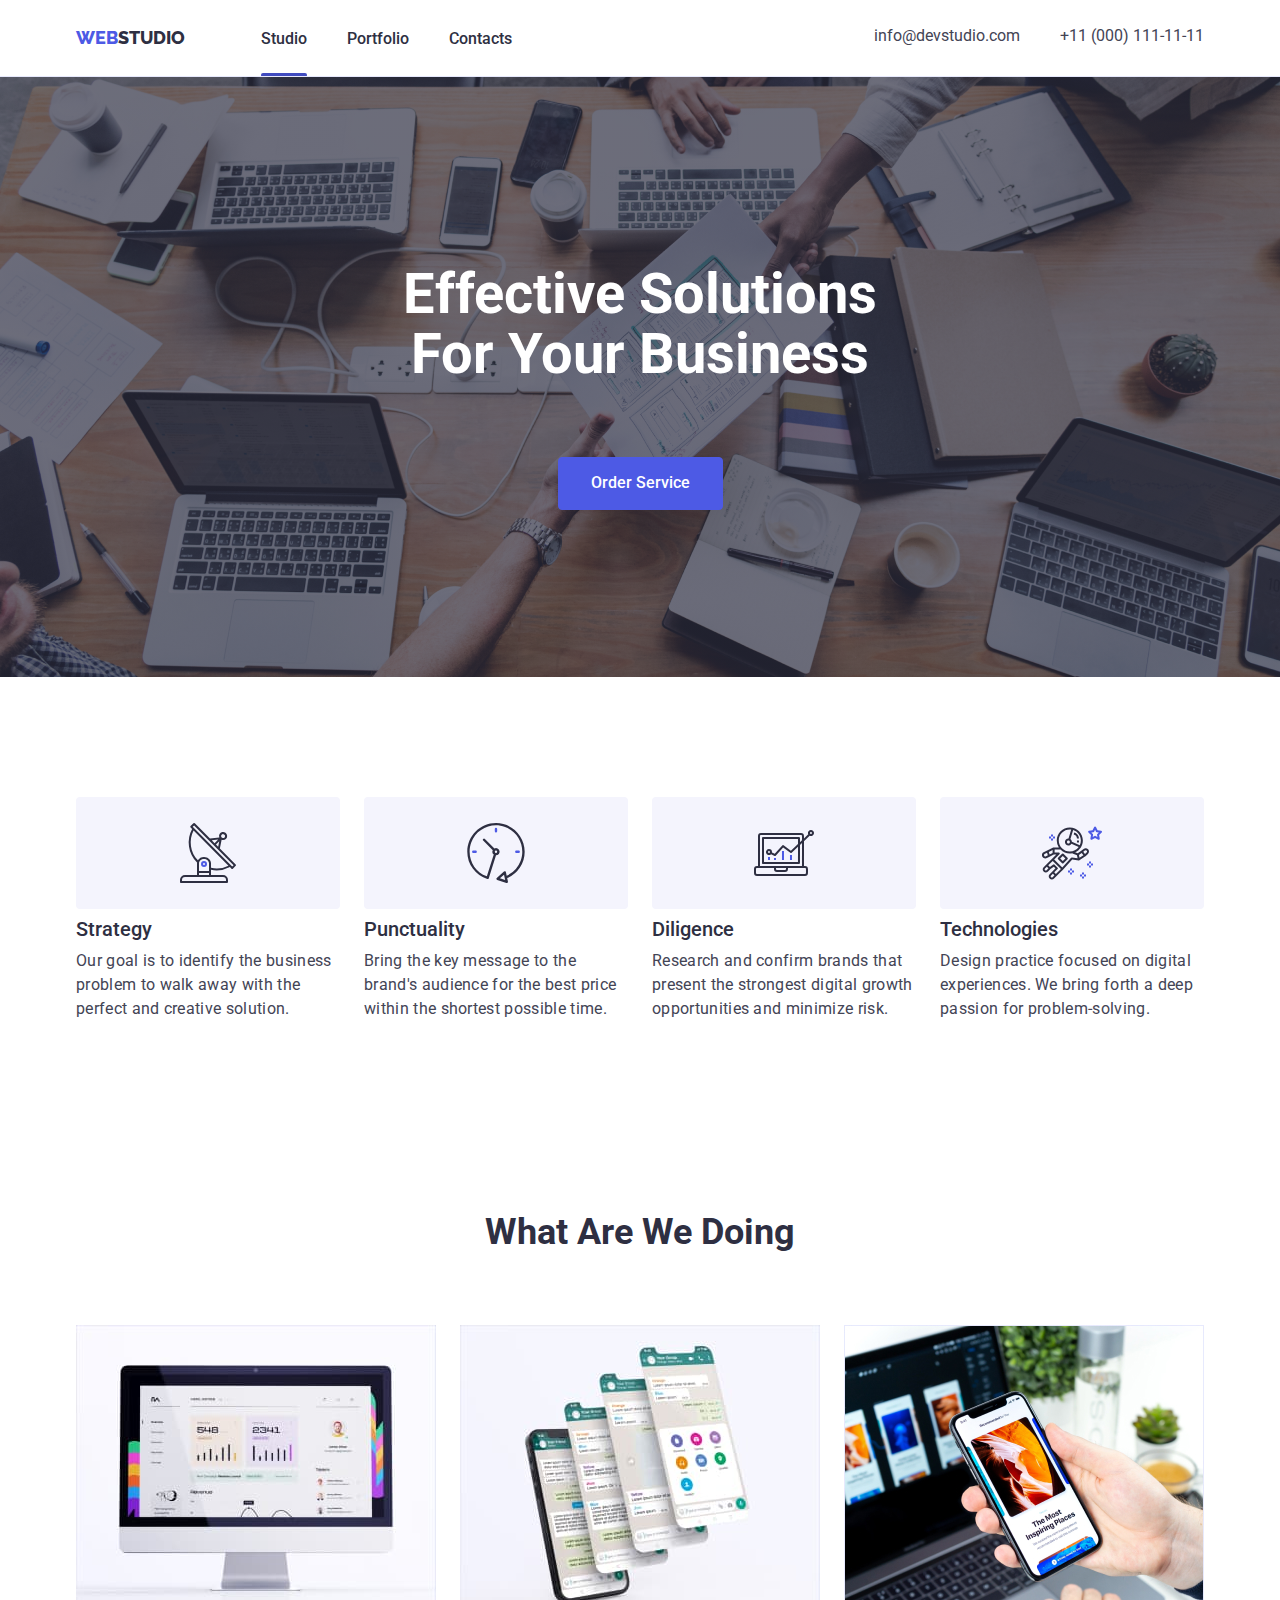
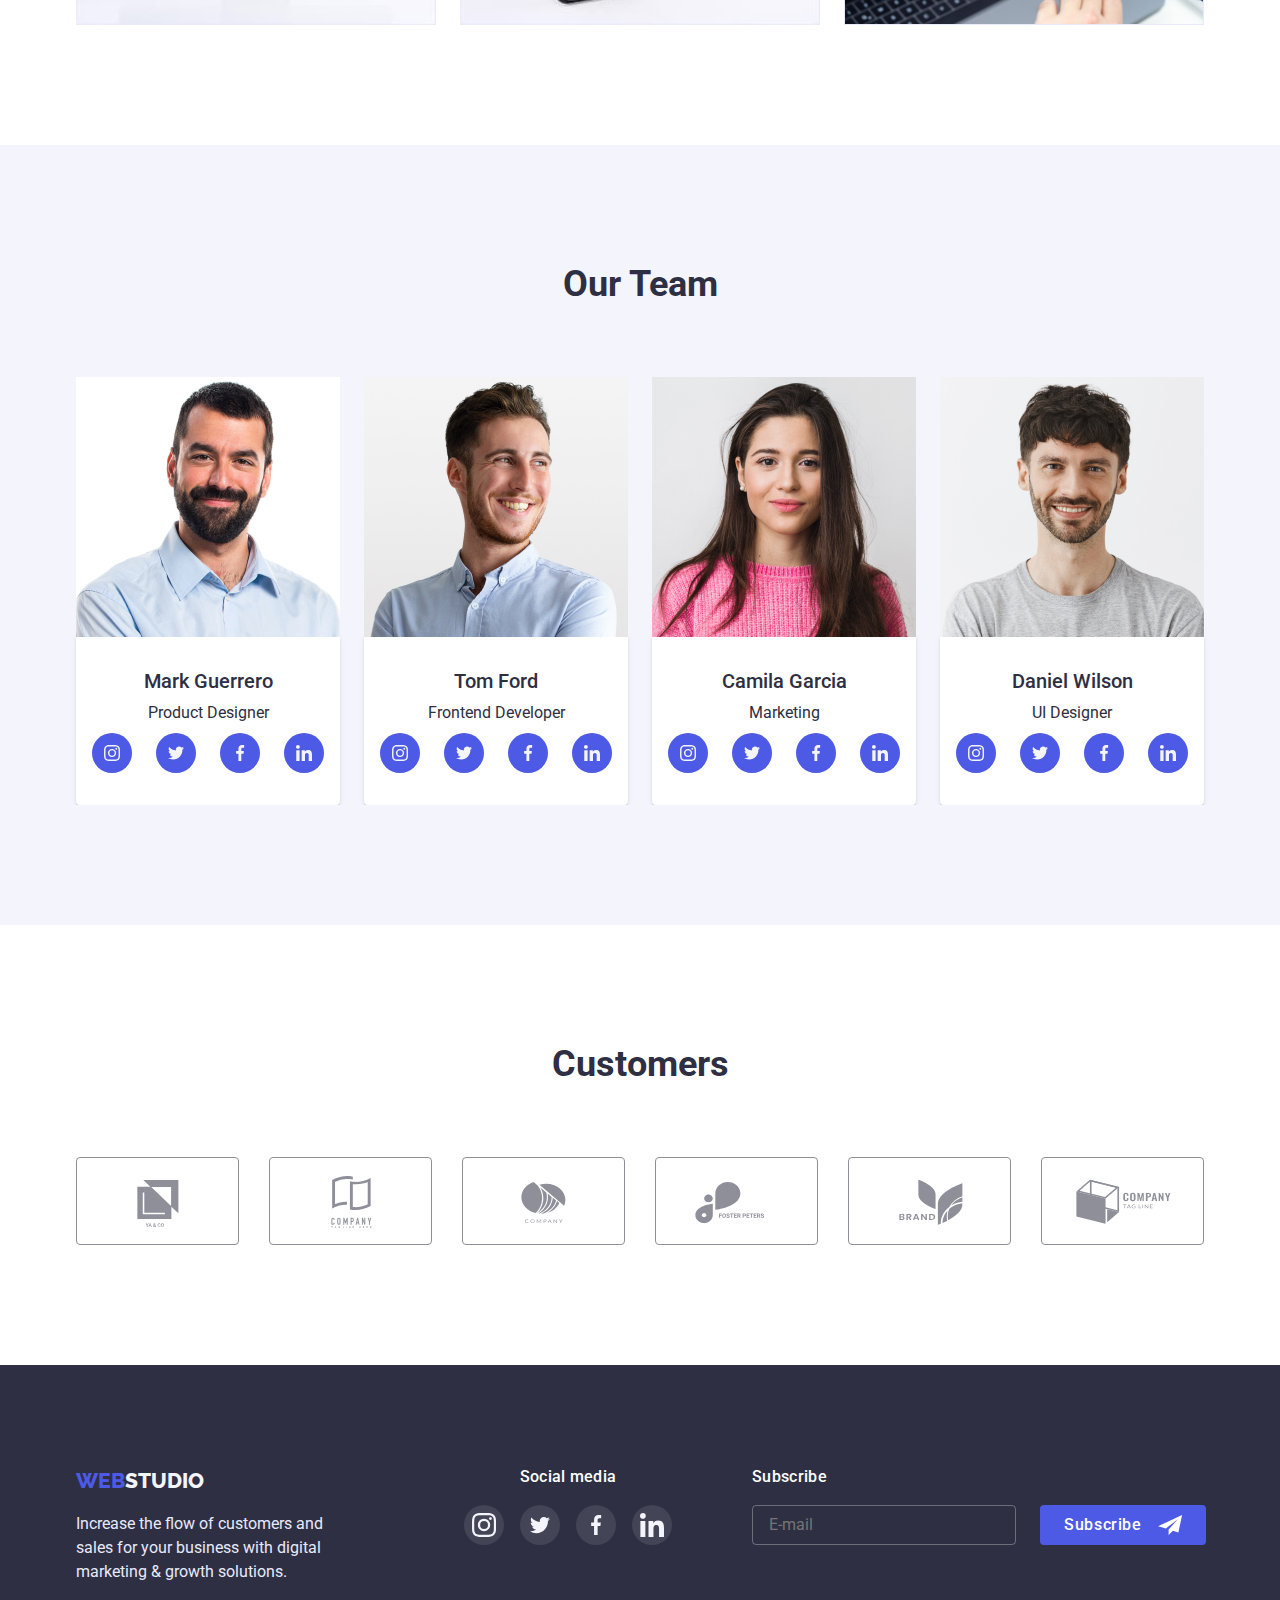
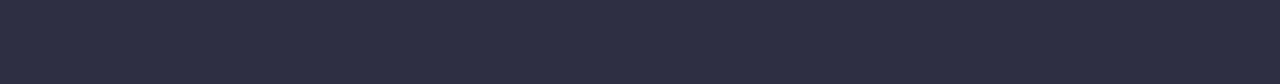
<file: index.html>
<!DOCTYPE html>
<html lang="en">

<head>
  <meta charset="UTF-8" />
  <meta http-equiv="X-UA-Compatible" content="IE=edge" />
  <meta name="viewport" content="width=device-width, initial-scale=1.0" />
  <title>WebStudio</title>
  <link rel="preconnect" href="https://fonts.googleapis.com" />
  <link rel="preconnect" href="https://fonts.gstatic.com" crossorigin />
  <link href="https://fonts.googleapis.com/css2?family=Raleway:wght@800&family=Roboto:wght@400;500;700;900&display=swap"
    rel="stylesheet" />
  <link rel="stylesheet"
    href="https://cdnjs.cloudflare.com/ajax/libs/modern-normalize/1.1.0/modern-normalize.min.css" />
    <link rel="stylesheet" href="./css/styles.css" />
    <link rel="stylesheet" href="./css/media.css" />
</head>

<body>
  <header class="page-header">
    <div class="container header-container">
      <a href="./index.html" class="logo list">
        <span class="accent-color">Web</span>Studio</a></a>
      <nav class="main-nav">
        <ul class="nav-menu list">
          <li class="menu-item">
            <a href="./index.html" class="link underline">Studio</a>
          </li>
          <li class="menu-item">
            <a href="./portfolio.html" class="link">Portfolio</a>
          </li>
          <li class="menu-item"><a href="#" class="link">Contacts</a></li>
        </ul>
      </nav>
      <button type="button" class="menu-button js-open-menu" aria-expanded="false">
        <svg width="32" height="22">
          <use href="./images/icons.svg#icon-menu"></use>
        </svg>
      </button>
      <div class="menu-container js-menu-container">
        <div class="container mobile-container">
          <button type="button" class="mobile-menu-close btn-close js-close-menu">
            <svg width="8" height="8">
              <use href="./images/icons.svg#icon-close-black"></use>
            </svg>
          </button>
          <ul class="menu-navigation list">
            <li class="menu-navigation-item"><a href="./index.html" class="menu-link">Studio</a></li>
            <li class="menu-navigation-item"><a href="./portfolio.html" class="menu-link">Portfolio</a></li>
            <li class="menu-navigation-item"><a href="#" class="menu-link">Contacts</a></li>
          </ul>
          <div class="contacts-mobile">
             <a href="tel:+110001111111" class="menu-contacts-tel">+11 (000) 111-11-11</a>
             <a href="mailto:info@devstudio.com" class="menu-contacts-email">info@devstudio.com</a>
          </div>
           
            <ul class="mobile-social-sprites list">
              <li class="card-sprites-item">
                <a href="https://www.instagram.com" class="sprite-link">
                  <svg class="sprite-icon" width="24" height="24">
                    <use href="./images/icons.svg#icon-instagram"></use>
                  </svg>
                </a>
              </li>
              <li class="card-sprites-item">
                <a href="https://twitter.com" class="sprite-link">
                  <svg class="sprite-icon" width="24" height="20">
                    <use href="./images/icons.svg#icon-twitter"></use>
                  </svg>
                </a>
              </li>
              <li class="card-sprites-item">
                <a href="https://www.facebook.com" class="sprite-link">
                  <svg class="sprite-icon" width="16" height="16">
                    <use href="./images/icons.svg#icon-facebook"></use>
                  </svg>
                </a>
              </li>
              <li class="card-sprites-item">
                <a href="https://www.linkedin.com" class="sprite-link">
                  <svg class="sprite-icon" width="24" height="24">
                    <use href="./images/icons.svg#icon-linkedin"></use>
                  </svg>
                </a>
              </li>
            </ul>
        </div>
      </div>
      <ul class="contacts-info list">
        <li class="contacts-item">
          <a href="mailto:info@devstudio.com" class="contacts">info@devstudio.com</a>
        </li>
        <li class="contacts-item">
          <a href="tel:+110001111111" class="contacts">+11 (000) 111-11-11</a>
        </li>
      </ul>
    </div>
  </header>
  <main>
    <section class="banner">
      <div class="container">
        <h1 class="title-page list">Effective Solutions for Your Business</h1>
        <button class="btn" type="button" data-modal-open>
          Order Service
        </button>
        <div class="backdrop is-hidden" data-modal>
          <div class="modal">
            <button data-modal-close type="button" class="btn-close">
              <svg width="8" height="8">
                <use href="./images/icons.svg#icon-close-black"></use>
              </svg>
            </button>
            <p class="modal-title list">
              Leave your contacts and we will call you back
            </p>
            <form class="form">
              <div class="form-content">
                <label class="form-label">
                  <span class="form-name">Name</span>
                  <span class="form-svg">
                    <input type="text" required class="modal-input" name="user-name" />
                    <svg class="icon" width="18" height="18">
                      <use href="./images/icons.svg#icon-person-black"></use>
                    </svg>
                  </span>
                </label>
              </div>
              <div class="form-content">
                <label class="form-label">
                  <span class="form-name">Phone</span>
                  <span class="form-svg">
                    <input type="tel" required class="modal-input" name="phone" />
                    <svg class="icon" width="18" height="24">
                      <use href="./images/icons.svg#icon-phone-black"></use>
                    </svg>
                  </span>
                </label>
              </div>
              <div class="form-content">
                <label class="form-label">
                  <span class="form-name">Email</span>
                  <span class="form-svg">
                    <input type="email" required class="modal-input" name="email" />
                    <svg class="icon" width="18" height="18">
                      <use href="./images/icons.svg#icon-email-black"></use>
                    </svg>
                  </span>
                </label>
              </div>
              <div class="form-content">
                <label class="form-label">
                  <span class="form-name">Comment</span>
                  <textarea name="text" class="form-textarea" placeholder="Text input"></textarea>
                </label>
              </div>
              <div class="form-content">
                <input class="check-input" id="user-policy" type="checkbox" required name="privacy-policy" />
                <label for="user-policy" class="modal-form-desc">
                  I accept the terms and conditions of the <a href="#" class="policy-link">Privacy Policy</a>
                </label>
              </div>
              <button type="submit" class="form-btn">Send</button>
            </form>
          </div>
        </div>
      </div>
    </section>
    <section class="features">
      <div class="container">
        <h2 class="visually-hidden">Features</h2>
        <ul class="features-list list">
          <li class="features-item">
            <div class="sprite-item list">
              <svg class="sprite-icon" width="60" height="64">
                <use href="./images/icons.svg#icon-antenna"></use>
              </svg>
            </div>
            <h3 class="features-title">Strategy</h3>
            <p class="features-description">
              Our goal is to identify the business problem to walk away with
              the perfect and creative solution.
            </p>
          </li>
          <li class="features-item punctyality">
            <div class="sprite-item list">
              <svg class="sprite-icon" width="60" height="64">
                <use href="./images/icons.svg#icon-clock"></use>
              </svg>
            </div>
            <h3 class="features-title">Punctuality</h3>
            <p class="features-description">
              Bring the key message to the brand's audience for the best price
              within the shortest possible time.
            </p>
          </li>
          <li class="features-item diligence">
            <div class="sprite-item list">
              <svg class="sprite-icon" width="60" height="64">
                <use href="./images/icons.svg#icon-diagram"></use>
              </svg>
            </div>
            <h3 class="features-title">Diligence</h3>
            <p class="features-description">
              Research and confirm brands that present the strongest digital
              growth opportunities and minimize risk.
            </p>
          </li>
          <li class="features-item technologies">
            <div class="sprite-item list">
              <svg class="sprite-icon" width="60" height="64">
                <use href="./images/icons.svg#icon-astronaut"></use>
              </svg>
            </div>
            <h3 class="features-title">Technologies</h3>
            <p class="features-description">
              Design practice focused on digital experiences. We bring forth a
              deep passion for problem-solving.
            </p>
          </li>
        </ul>
      </div>
    </section>
    <section class="section works">
      <div class="container">
        <h2 class="title-works">What are we doing</h2>
        <ul class="works-list list">
          <li class="list-item">
            <picture>
              <source srcset="./images/desktop-interface.jpg 1x,  ./images/desktop-interface@2x.jpg 2x">
              <img class="no-gap" src="./images/desktop-interface.jpg" alt="retina picture" width="360" height="300" />
            </picture>
          </li>
          <li class="list-item">
            <picture>
              <source srcset="./images/mobile-version-desktop.jpg 1x,  ./images/mobile-version-desktop@2x.jpg 2x">
              <img class="no-gap" src="./images/mobile-version.jpg" alt="retina picture" width="360" height="300" />
            </picture>
          </li>
          <li class="list-item">
            <picture>
              <source srcset="./images/mobile-interface-descktop.jpg 1x,  ./images/mobile-interface-descktop@2x.jpg 2x">
              <img class="no-gap" src="./images/mobile-interface.jpg" alt="retina picture" width="360" height="300" />
            </picture>
          </li>
        </ul>
      </div>
    </section>
    <section class="section back">
      <div class="container back-container">
        <h2 class="title-our-team list">Our Team</h2>
        <ul class="cards list">
          <li class="card-bg">
            <picture>
              <source srcset="./images/mark-desktop.jpg 1x,  ./images/mark-desktop@2x.jpg 2x"
                media="(min-width: 1200px)">
              <source srcset="./images/mark-tablet.jpg 1x, ./images/mark-tablet@2x.jpg 2x" media="(min-width: 768px)">
              <source srcset="./images/mark-mobile.jpg 1x, ./images/mark-mobile@2x.jpg 2x" media="(max-width: 767px)">
              <img class="our-team-person-image no-gap" src="./images/mark-guerrero.jpg" alt="retina picture"
                width="264" height="260" />
            </picture>
            <div class="card-contant">
              <h3 class="card-title">Mark Guerrero</h3>
              <p class="card-description">Product Designer</p>
              <ul class="card-sprites list">
                <li class="card-sprites-item">
                  <a href="https://www.instagram.com" class="sprite-link">
                    <svg class="sprite-icon" width="16" height="16">
                      <use href="./images/icons.svg#icon-instagram"></use>
                    </svg>
                  </a>
                </li>
                <li class="card-sprites-item">
                  <a href="https://twitter.com" class="sprite-link">
                    <svg class="sprite-icon" width="16" height="16">
                      <use href="./images/icons.svg#icon-twitter"></use>
                    </svg>
                  </a>
                </li>
                <li class="card-sprites-item">
                  <a href="https://www.facebook.com" class="sprite-link">
                    <svg class="sprite-icon" width="16" height="16">
                      <use href="./images/icons.svg#icon-facebook"></use>
                    </svg>
                  </a>
                </li>
                <li class="card-sprites-item">
                  <a href="https://www.linkedin.com" class="sprite-link">
                    <svg class="sprite-icon" width="16" height="16">
                      <use href="./images/icons.svg#icon-linkedin"></use>
                    </svg>
                  </a>
                </li>
              </ul>
            </div>
          </li>
          <li class="card-bg">
            <picture>
              <source srcset="./images/tom-desktop.jpg 1x,  ./images/tom-desktop@2x.jpg 2x" media="(min-width: 1200px)">
              <source srcset="./images/tom-tablet.jpg 1x, ./images/tom-tablet@2x.jpg 2x" media="(min-width: 768px)">
              <source srcset="./images/tom-mobile.jpg 1x, ./images/tom-mobile@2x.jpg 2x" media="(max-width: 767px)">
              <img class="our-team-person-image no-gap" src="./images/tom-ford.jpg" alt="Tom Ford" width="264"
                height="260" />
            </picture>
            <div class="card-contant">
              <h3 class="card-title">Tom Ford</h3>
              <p class="card-description">Frontend Developer</p>
              <ul class="card-sprites list">
                <li class="card-sprites-item">
                  <a href="https://www.instagram.com" class="sprite-link">
                    <svg class="sprite-icon" width="16" height="16">
                      <use href="./images/icons.svg#icon-instagram"></use>
                    </svg>
                  </a>
                </li>
                <li class="card-sprites-item">
                  <a href="https://twitter.com" class="sprite-link">
                    <svg class="sprite-icon" width="16" height="16">
                      <use href="./images/icons.svg#icon-twitter"></use>
                    </svg>
                  </a>
                </li>
                <li class="card-sprites-item">
                  <a href="https://www.facebook.com" class="sprite-link">
                    <svg class="sprite-icon" width="16" height="16">
                      <use href="./images/icons.svg#icon-facebook"></use>
                    </svg>
                  </a>
                </li>
                <li class="card-sprites-item">
                  <a href="https://www.linkedin.com" class="sprite-link">
                    <svg class="sprite-icon" width="16" height="16">
                      <use href="./images/icons.svg#icon-linkedin"></use>
                    </svg>
                  </a>
                </li>
              </ul>
            </div>
          </li>
          <li class="card-bg">
            <picture>
              <source srcset="./images/camila-desktop.jpg 1x,  ./images/camila-desktop@2x.jpg 2x"
                media="(min-width: 1200px)">
              <source srcset="./images/camila-tablet.jpg 1x, ./images/camila-tablet@2x.jpg 2x"
                media="(min-width: 768px)">
              <source srcset="./images/camila-mobile.jpg 1x, ./images/camila-mobile@2x.jpg 2x"
                media="(max-width: 767px)">
              <img class="our-team-person-image no-gap" src="./images/camila-garcia.jpg" alt="Camila Garcia" width="264"
                height="260" />
            </picture>
            <div class="card-contant">
              <h3 class="card-title">Camila Garcia</h3>
              <p class="card-description">Marketing</p>
              <ul class="card-sprites list">
                <li class="card-sprites-item">
                  <a href="https://www.instagram.com" class="sprite-link">
                    <svg class="sprite-icon" width="16" height="16">
                      <use href="./images/icons.svg#icon-instagram"></use>
                    </svg>
                  </a>
                </li>
                <li class="card-sprites-item">
                  <a href="https://twitter.com" class="sprite-link">
                    <svg class="sprite-icon" width="16" height="16">
                      <use href="./images/icons.svg#icon-twitter"></use>
                    </svg>
                  </a>
                </li>
                <li class="card-sprites-item">
                  <a href="https://www.facebook.com" class="sprite-link">
                    <svg class="sprite-icon" width="16" height="16">
                      <use href="./images/icons.svg#icon-facebook"></use>
                    </svg>
                  </a>
                </li>
                <li class="card-sprites-item">
                  <a href="https://www.linkedin.com" class="sprite-link">
                    <svg class="sprite-icon" width="16" height="16">
                      <use href="./images/icons.svg#icon-linkedin"></use>
                    </svg>
                  </a>
                </li>
              </ul>
            </div>
          </li>
          <li class="card-bg">
            <picture>
              <source srcset="./images/daniel-desktop.jpg 1x,  ./images/daniel-desktop.@2x.jpg 2x"
                media="(min-width: 1200px)">
              <source srcset="./images/daniel-tablet.jpg 1x, ./images/daniel-tablet@2x.jpg 2x"
                media="(min-width: 768px)">
              <source srcset="./images/daniel-mobile.jpg 1x, ./images/daniel-mobile@2x.jpg 2x"
                media="(max-width: 767px)">
              <img class="our-team-person-image no-gap" src="./images/daniel-wilson.jpg" alt="Daniel Wilson" width="264"
                height="260" />
            </picture>
            <div class="card-contant">
              <h3 class="card-title">Daniel Wilson</h3>
              <p class="card-description">UI Designer</p>
              <ul class="card-sprites list">
                <li class="card-sprites-item">
                  <a href="https://www.instagram.com" class="sprite-link">
                    <svg class="sprite-icon" width="16" height="16">
                      <use href="./images/icons.svg#icon-instagram"></use>
                    </svg>
                  </a>
                </li>
                <li class="card-sprites-item">
                  <a href="https://twitter.com" class="sprite-link">
                    <svg class="sprite-icon" width="16" height="16">
                      <use href="./images/icons.svg#icon-twitter"></use>
                    </svg>
                  </a>
                </li>
                <li class="card-sprites-item">
                  <a href="https://www.facebook.com" class="sprite-link">
                    <svg class="sprite-icon" width="16" height="16">
                      <use href="./images/icons.svg#icon-facebook"></use>
                    </svg>
                  </a>
                </li>
                <li class="card-sprites-item">
                  <a href="https://www.linkedin.com" class="sprite-link">
                    <svg class="sprite-icon" width="16" height="16">
                      <use href="./images/icons.svg#icon-linkedin"></use>
                    </svg>
                  </a>
                </li>
              </ul>
            </div>
          </li>
        </ul>
      </div>
    </section>
    <section class="section">
      <div class="container customers-container">
        <h2 class="section-title">Customers</h2>
        <ul class="customer-sprites list">
          <li class="customer-sprites-item">
            <a href="#" class="customer-link">
              <svg class="customer-icon" width="104" height="56">
                <use href="./images/icons.svg#icon-client-1"></use>
              </svg>
            </a>
          </li>
          <li class="customer-sprites-item">
            <a href="#" class="customer-link"><svg class="customer-icon" width="104" height="56">
                <use href="./images/icons.svg#icon-client-2"></use>
              </svg>
            </a>
          </li>
          <li class="customer-sprites-item">
            <a href="#" class="customer-link"><svg class="customer-icon" width="104" height="56">
                <use href="./images/icons.svg#icon-client-3"></use>
              </svg>
            </a>
          </li>
          <li class="customer-sprites-item">
            <a href="#" class="customer-link"><svg class="customer-icon" width="104" height="56">
                <use href="./images/icons.svg#icon-client-4"></use>
              </svg>
            </a>
          </li>
          <li class="customer-sprites-item">
            <a href="#" class="customer-link"><svg class="customer-icon" width="104" height="56">
                <use href="./images/icons.svg#icon-client-5"></use>
              </svg>
            </a>
          </li>
          <li class="customer-sprites-item">
            <a href="#" class="customer-link"><svg class="customer-icon" width="104" height="56">
                <use href="./images/icons.svg#icon-client-6"></use>
              </svg>
            </a>
          </li>
        </ul>
      </div>
    </section>
  </main>
  <footer class="footer">
    <div class="container content">
      <div class="footer-content">
        <a href="./index.html" class="footer-logo list">
          <span class="accent-color">Web</span>Studio</a>
        <p class="info list">
          Increase the flow of customers and sales for your business with
          digital marketing & growth solutions.
        </p>
      </div>
      <div class="footer-social">
        <p class="footer-title">Social media</p>
        <ul class="footer-list list">
          <li class="footer-item">
            <a href="https://www.instagram.com" class="footer-sprites">
              <svg width="24" height="24">
                <use href="./images/icons.svg#icon-instagram"></use>
              </svg>
            </a>
          </li>
          <li class="footer-item">
            <a href="https://twitter.com" class="footer-sprites">
              <svg width="24" height="20">
                <use href="./images/icons.svg#icon-twitter"></use>
              </svg>
            </a>
          </li>
          <li class="footer-item">
            <a href="https://www.facebook.com" class="footer-sprites">
              <svg width="24" height="20">
                <use href="./images/icons.svg#icon-facebook"></use>
              </svg>
            </a>
          </li>
          <li class="footer-item">
            <a href="https://www.linkedin.com" class="footer-sprites">
              <svg width="24" height="24">
                <use href="./images/icons.svg#icon-linkedin"></use>
              </svg>
            </a>
          </li>
        </ul>
      </div>
      <div class="footer-wrap">
        <p class="footer-wrap-title list">Subscribe</p>
        <form class="form-field">
          <label>
            <input type="email" class="form-input" name="email" placeholder="E-mail" />
          </label>
          <button type="submit" class="footer-btn">
            Subscribe<svg width="24" height="20">
              <use href="./images/icons.svg#icon-icon-send"></use>
            </svg>
          </button>
        </form>
      </div>
    </div>
  </footer>
  <script src="./js/mobile-menu.js"></script>
  <script src="./js/modal.js"></script>
</body>

</html>
</file>
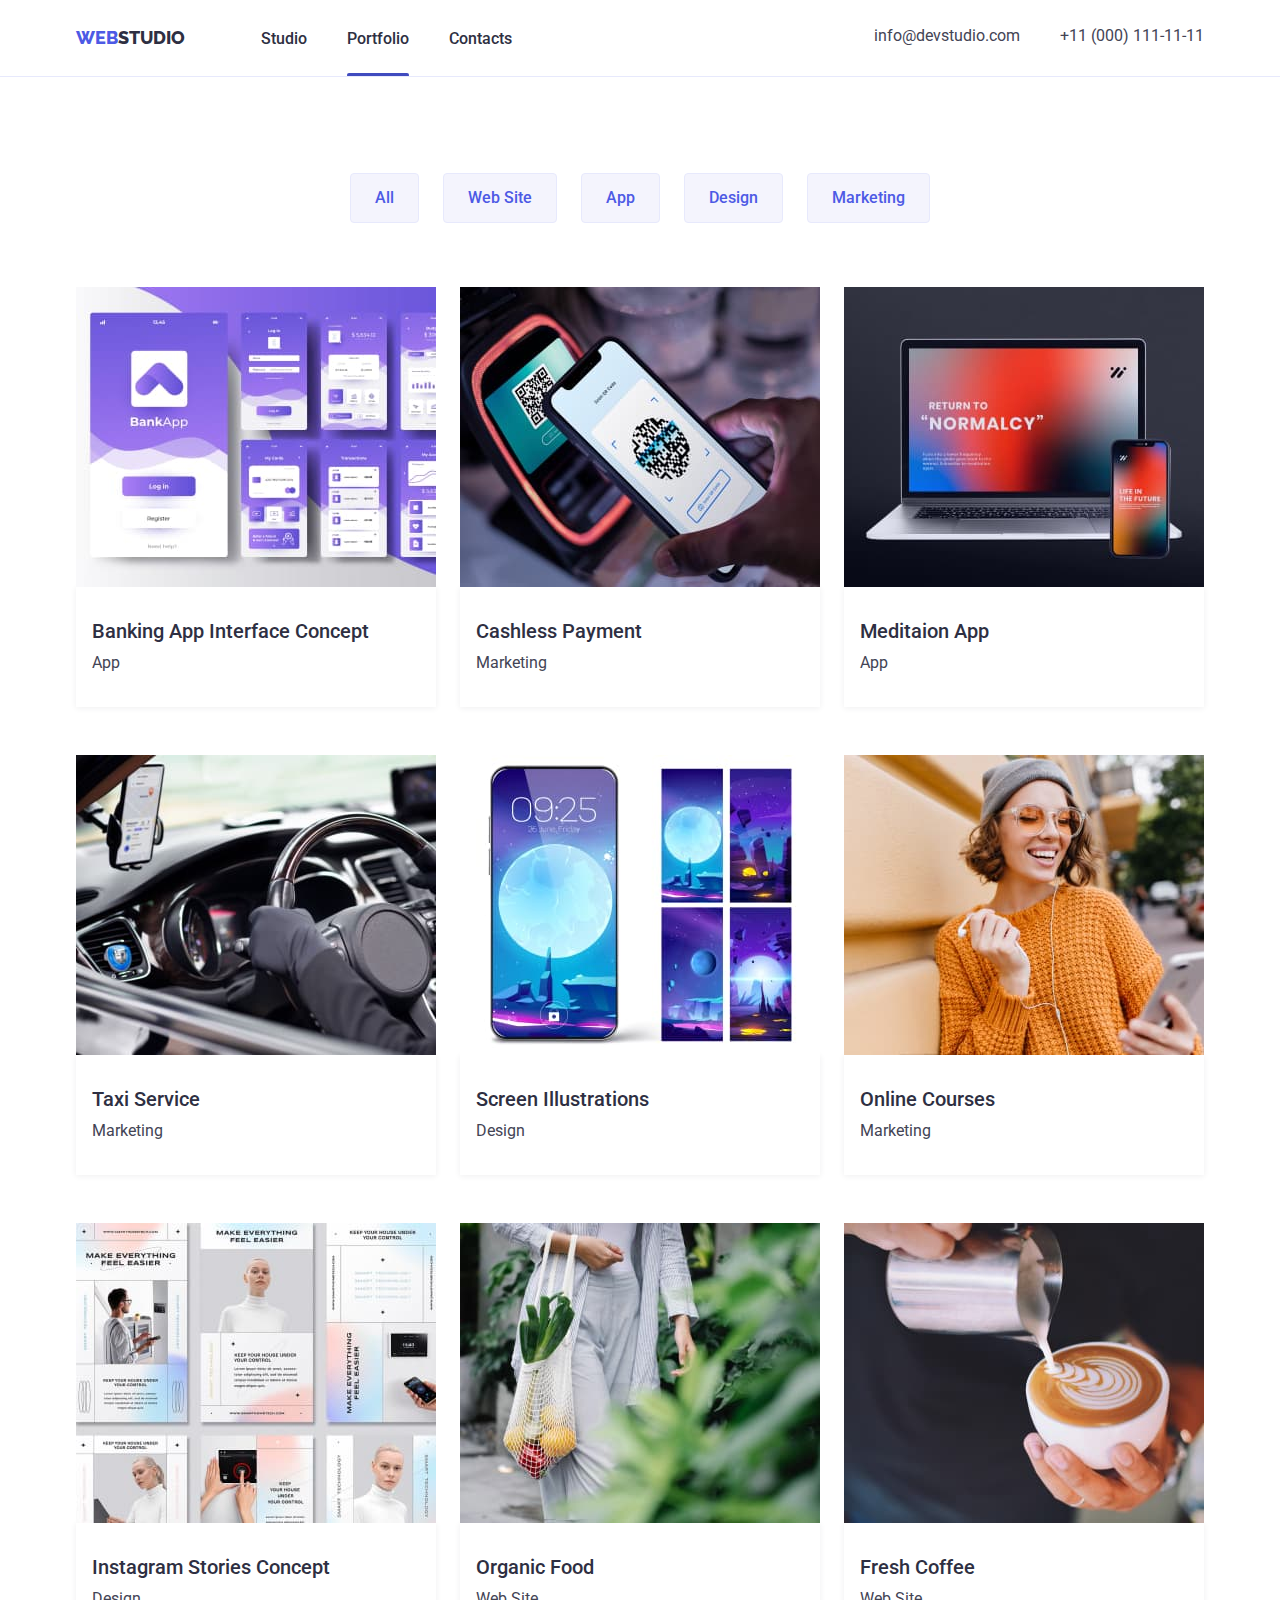
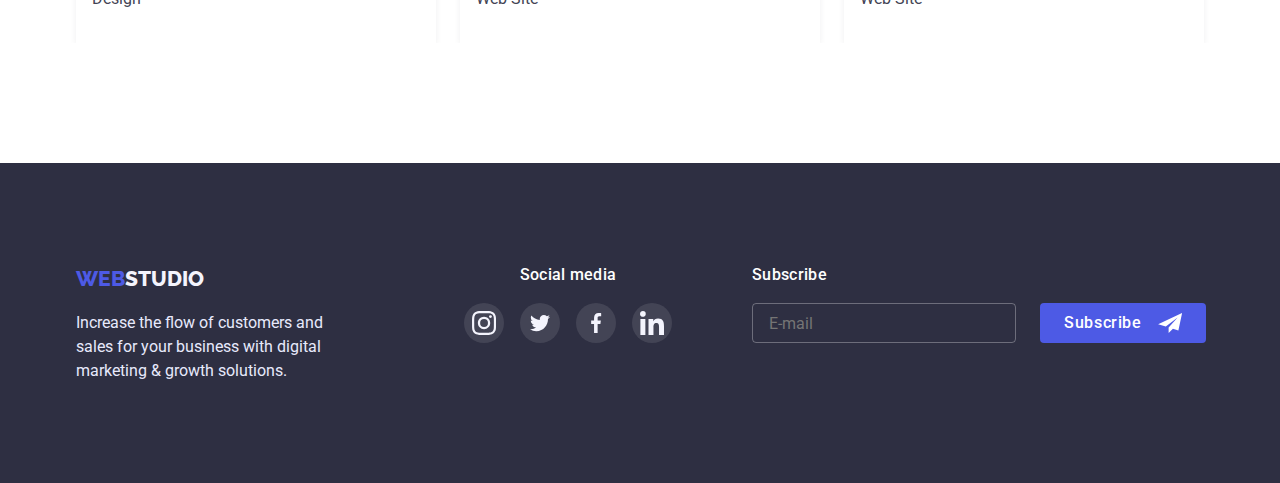
<file: portfolio.html>
<!DOCTYPE html>
<html lang="en">
  <head>
    <meta charset="UTF-8" />
    <meta http-equiv="X-UA-Compatible" content="IE=edge" />
    <meta name="viewport" content="width=device-width, initial-scale=1.0" />
    <title>WebStudio</title>
    <link rel="preconnect" href="https://fonts.googleapis.com" />
    <link rel="preconnect" href="https://fonts.gstatic.com" crossorigin />
    <link
      href="https://fonts.googleapis.com/css2?family=Raleway:wght@800&family=Roboto:wght@400;500;700;900&display=swap"
      rel="stylesheet"
    />
    <link
      rel="stylesheet"
      href="https://cdnjs.cloudflare.com/ajax/libs/modern-normalize/1.1.0/modern-normalize.min.css"
    />
    <link rel="stylesheet" href="./css/styles.css" />
    <link rel="stylesheet" href="./css/media.css" />
  </head>
  <body>
    <header class="page-header">
      <div class="container header-container">
         <a href="./index.html" class="logo">
            <span class="accent-color">Web</span>Studio</a
          >
        <nav class="main-nav">
          <ul class="nav-menu list">
            <li class="menu-item">
              <a href="./index.html" class="link">Studio</a>
            </li>
            <li class="menu-item">
              <a href="./portfolio.html" class="link underline">Portfolio</a>
            </li>
            <li class="menu-item"><a href="#" class="link">Contacts</a></li>
          </ul>
        </nav>
        <button type="button" class="menu-button js-open-menu" aria-expanded="false">
        <svg width="32" height="22">
          <use href="./images/icons.svg#icon-menu"></use>
        </svg>
      </button>
      <div class="menu-container js-menu-container">
        <div class="container mobile-container">
          <button type="button" class="mobile-menu-close btn-close js-close-menu">
            <svg width="8" height="8">
              <use href="./images/icons.svg#icon-close-black"></use>
            </svg>
          </button>
          <ul class="menu-navigation list">
            <li class="menu-navigation-item"><a href="./index.html" class="menu-link">Studio</a></li>
            <li class="menu-navigation-item"><a href="./portfolio.html" class="menu-link">Portfolio</a></li>
            <li class="menu-navigation-item"><a href="#" class="menu-link">Contacts</a></li>
          </ul>
          <div class="contacts-mobile">
             <a href="tel:+110001111111" class="menu-contacts-tel">+11 (000) 111-11-11</a>
             <a href="mailto:info@devstudio.com" class="menu-contacts-email">info@devstudio.com</a>
          </div>
           
            <ul class="mobile-social-sprites list">
              <li class="card-sprites-item">
                <a href="https://www.instagram.com" class="sprite-link">
                  <svg class="sprite-icon" width="24" height="24">
                    <use href="./images/icons.svg#icon-instagram"></use>
                  </svg>
                </a>
              </li>
              <li class="card-sprites-item">
                <a href="https://twitter.com" class="sprite-link">
                  <svg class="sprite-icon" width="24" height="20">
                    <use href="./images/icons.svg#icon-twitter"></use>
                  </svg>
                </a>
              </li>
              <li class="card-sprites-item">
                <a href="https://www.facebook.com" class="sprite-link">
                  <svg class="sprite-icon" width="16" height="16">
                    <use href="./images/icons.svg#icon-facebook"></use>
                  </svg>
                </a>
              </li>
              <li class="card-sprites-item">
                <a href="https://www.linkedin.com" class="sprite-link">
                  <svg class="sprite-icon" width="24" height="24">
                    <use href="./images/icons.svg#icon-linkedin"></use>
                  </svg>
                </a>
              </li>
            </ul>
        </div>
      </div>
        <ul class="contacts-info list">
          <li class="contacts-item">
            <a href="mailto:info@devstudio.com" class="contacts"
              >info@devstudio.com</a
            >
          </li>
          <li class="contacts-item">
            <a href="tel:+110001111111" class="contacts">+11 (000) 111-11-11</a>
          </li>
        </ul>
      </div>
    </header>
    <main>
      <section class="section portfolio">
        <div class="container portfolio-container">
          <h1 class="visually-hidden">Our products</h1>
          <ul class="buttons list">
            <li class="btn-item">
              <button type="button" class="btn-products">All</button>
            </li>
            <li class="btn-item">
              <button type="button" class="btn-products">Web Site</button>
            </li>
            <li class="btn-item">
              <button type="button" class="btn-products">App</button>
            </li>
            <li class="btn-item">
              <button type="button" class="btn-products">Design</button>
            </li>
            <li class="btn-item">
              <button type="button" class="btn-products">Marketing</button>
            </li>
          </ul>
          <ul class="product list">
            <li class="product-item">
              <a href="#" class="product-link">
                <div class="img-thumb">
                  <img class="img-card no-gap" src="./images/banking-app.jpg" alt="Bank application in mobile version"
                    width="360" height="300" />
                  <div class="product-overlay">
                    <div class="text-thumb">
                      <p class="text">14 Stylish and User-Friendly App Design Concepts
                        · Task Manager App · Calorie Tracker App
                        · Exotic Fruit Ecommerce App · Cloud Storage App</p>
                    </div>
                  </div>
                </div>
                <div class="contant">
                  <h2 class="title-product">Banking App Interface Concept</h2>
                  <p class="description-product">App</p>
                </div>
              </a>

            </li>
            <li class="product-item">
              <a href="#" class="product-link">
                <div class="img-thumb">
                  <img class="img-card no-gap" src="./images/cashless-payment.jpg" alt="Scan qr code through the phone"
                    width="360" height="300" />
                  <div class="product-overlay">
                    <div class="text-thumb">
                      <p class="text">14 Stylish and User-Friendly App Design Concepts
                        · Task Manager App · Calorie Tracker App
                        · Exotic Fruit Ecommerce App · Cloud Storage App</p>
                    </div>
                  </div>
                </div>
                <div class="contant">
                  <h2 class="title-product">Cashless Payment</h2>
                  <p class="description-product">Marketing</p>
                </div>
              </a>
            </li>
            <li class="product-item">
              <a href="#" class="product-link">
                <div class="img-thumb">
                  <img class="img-card no-gap" src="./images/meditation-app.jpg" alt="Laptop and phone" width="360"
                    height="300" />
                  <div class="product-overlay">
                    <div class="text-thumb">
                      <p class="text">14 Stylish and User-Friendly App Design Concepts
                        · Task Manager App · Calorie Tracker App
                        · Exotic Fruit Ecommerce App · Cloud Storage App</p>
                    </div>
                  </div>
                </div>
                <div class="contant">
                  <h2 class="title-product">Meditaion App</h2>
                  <p class="description-product">App</p>
                </div>
              </a>
            </li>
            <li class="product-item">
              <a href="#" class="product-link">
                <div class="img-thumb">
                  <img class="img-card no-gap" src="./images/taxi-service.jpg" alt="Taxi service" width="360"
                    height="300" />
                  <div class="product-overlay">
                    <div class="text-thumb">
                      <p class="text">14 Stylish and User-Friendly App Design Concepts
                        · Task Manager App · Calorie Tracker App
                        · Exotic Fruit Ecommerce App · Cloud Storage App</p>
                    </div>
                  </div>
                </div>
                <div class="contant">
                  <h2 class="title-product">Taxi Service</h2>
                  <p class="description-product">Marketing</p>
                </div>
              </a>
            </li>
            <li class="product-item">
              <a href="#" class="product-link">
                <div class="img-thumb">
                  <img class="img-card no-gap" src="./images/screen-illustrations.jpg" alt="Wallpaper on the phone"
                    width="360" height="300" />
                  <div class="product-overlay">
                    <div class="text-thumb">
                      <p class="text">14 Stylish and User-Friendly App Design Concepts
                        · Task Manager App · Calorie Tracker App
                        · Exotic Fruit Ecommerce App · Cloud Storage App</p>
                    </div>
                  </div>
                </div>
                <div class="contant">
                  <h2 class="title-product">Screen Illustrations</h2>
                  <p class="description-product">Design</p>
                </div>
              </a>
            </li>
            <li class="product-item">
              <a href="#" class="product-link">
                <div class="img-thumb">
                  <img class="img-card no-gap" src="./images/online-courses.jpg"
                    alt="A girl in headphones and a phone in her hands" width="360" height="300" />
                  <div class="product-overlay">
                    <div class="text-thumb">
                      <p class="text">14 Stylish and User-Friendly App Design Concepts
                        · Task Manager App · Calorie Tracker App
                        · Exotic Fruit Ecommerce App · Cloud Storage App</p>
                    </div>
                  </div>
                </div>
                <div class="contant">
                  <h2 class="title-product">Online Courses</h2>
                  <p class="description-product">Marketing</p>
                </div>
              </a>
            </li>
            <li class="product-item">
              <a href="#" class="product-link">
                <div class="img-thumb">
                  <img class="img-card no-gap" src="./images/instagram-stories-consept.jpg"
                    alt="Visual development for Instagram stories" width="360" height="300" />
                  <div class="product-overlay">
                    <div class="text-thumb">
                      <p class="text">14 Stylish and User-Friendly App Design Concepts
                        · Task Manager App · Calorie Tracker App
                        · Exotic Fruit Ecommerce App · Cloud Storage App</p>
                    </div>
                  </div>
                </div>
                <div class="contant">
                  <h2 class="title-product">Instagram Stories Concept</h2>
                  <p class="description-product">Design</p>
                </div>
              </a>
            </li>
            <li class="product-item">
              <a href="#" class="product-link">
                <div class="img-thumb">
                  <img class="img-card no-gap" src="./images/organic-food.jpg" alt="A girl with a bag of vegetables"
                    width="360" height="300" />
                  <div class="product-overlay">
                    <div class="text-thumb">
                      <p class="text">14 Stylish and User-Friendly App Design Concepts
                        · Task Manager App · Calorie Tracker App
                        · Exotic Fruit Ecommerce App · Cloud Storage App</p>
                    </div>
                  </div>
                </div>
                <div class="contant">
                  <h2 class="title-product">Organic Food</h2>
                  <p class="description-product">Web Site</p>
                </div>
              </a>
            </li>
            <li class="product-item">
              <a href="#" class="product-link">
                <div class="img-thumb">
                  <img class="img-card no-gap" src="./images/fresh-coffee.jpg" alt="The barista makes coffee"
                    width="360" height="300" />
                  <div class="product-overlay">
                    <div class="text-thumb">
                      <p class="text">14 Stylish and User-Friendly App Design Concepts
                        · Task Manager App · Calorie Tracker App
                        · Exotic Fruit Ecommerce App · Cloud Storage App</p>
                    </div>
                  </div>
                </div>
                <div class="contant">
                  <h2 class="title-product">Fresh Coffee</h2>
                  <p class="description-product">Web Site</p>
                </div>
              </a>
            </li>
          </ul>
          </div>
          </section>
    </main>
    <footer class="footer">
      <div class="container content">
        <div class="footer-content">
       <a href="./index.html" class="footer-logo list">
          <span class="accent-color">Web</span>Studio</a
        > 
       <p class="info list">
         Increase the flow of customers and sales for your business with
          digital marketing & growth solutions.
        </p> 
        </div>
        <div class="footer-social">
          <p class="footer-title">Social media</p>
            <ul class="footer-list list">
               <li class="footer-item"><a href="https://www.instagram.com"  class="footer-sprites" >
                <svg width="24" height="24"><use href="./images/icons.svg#icon-instagram"></use></svg>
              </a></li>
              <li class="footer-item"><a href="https://twitter.com" class="footer-sprites">
                <svg width="24" height="20"><use href="./images/icons.svg#icon-twitter"></use></svg>
                
              </a></li>
              <li class="footer-item"><a href="https://www.facebook.com" class="footer-sprites">
                <svg width="24" height="20"><use href="./images/icons.svg#icon-facebook"></use></svg>
                
              </a></li>
              <li class="footer-item"><a href="https://www.linkedin.com" class="footer-sprites">
                <svg width="24" height="24"><use href="./images/icons.svg#icon-linkedin"></use></svg>
              </a></li>
            </ul>
      </div>
       <div class="footer-wrap">
         <p class="footer-wrap-title list">Subscribe</p>
         <form class="form-field">
           <label>
             <input type="email" class="form-input" name="email" placeholder="E-mail" />
           </label>
           <button type="submit" class="footer-btn">
             Subscribe<svg width="24" height="20">
               <use href="./images/icons.svg#icon-icon-send"></use>
             </svg>
           </button>
         </form>
       </div>
      </div>
    </footer>
      <script src="./js/mobile-menu.js"></script>
  </body>
</html>
</file>
<file: css/styles.css>
:root {
  --primary-text-color: #2e2f42;
  --secondary-color: #434455;
  --accent-color: #4d5ae5;
  --footer-logo: #f4f4fd;
  --color-button: #fff;
  --hover-color: #404bbf;
  --success-color: #31d0aa;
  --border-color: #e7e9fc;
  --modal-text: #757575;
  --secondary-border-color: #8e8f99;
  ---timing-function: 250ms cubic-bezier(0.4, 0, 0.2, 1);
}

body {
  background-color: var(--color-button);
  font-family: "Roboto", sans-serif;
  color: var(--primary-text-color);
  font-size: 16px;
  line-height: 1.5;
}

body.menu-container{
  overflow: hidden;
}


img {
  display: block;
  max-width: 100%;
  height: auto;
  width: 100%;
}

    .visually-hidden {
    position: absolute;
    width: 1px;
    height: 1px;
    margin: -1px;
    border: 0;
    padding: 0;
    white-space: nowrap;
    clip-path: inset(100%);
    clip: rect(0 0 0 0);
    overflow: hidden;
  }


.list{
  list-style: none;
  padding: 0;
  margin: 0;
}

a {
  text-decoration: none;
}

/*------------- Header------------*/

.page-header {
  border-bottom: 1px solid var(--border-color);
}

.container {
  padding-left: 15px;
  padding-right: 15px;
  margin-left: auto;
  margin-right: auto;
}

.nav-menu {
    display: none;
  }

  .contacts-info {
    display: none;
  }

    .header-container {
    display: flex;
    align-items: center;
    justify-content: space-between;
  }

.logo {
    color: var(--primary-text-color);
    font-family: "Raleway";
    font-weight: 800;
    font-size: 18px;
    padding-top: 24px;
    display: block;
    padding-bottom: 24px;
    text-transform: uppercase;
    line-height: 1.33;
    text-decoration: none;
  }

  .accent-color {
    color: var(--accent-color);
  }


.backdrop {
  position: fixed;
  left: 0;
  top: 0;
  width: 100%;
  height: 100%;
  overflow: scroll;
  background-color: rgba(46, 47, 66, 0.4);
  opacity: 1;
  transition: opacity var(---timing-function);
}

.backdrop.is-hidden {
  visibility: hidden;
  opacity: 0;
  pointer-events: none;
  transition: visibility var(---timing-function),
    opacity var(---timing-function);
}

.backdrop.is-hidden .modal {
  transform: translate(-50%, -50%) scale(0.9);
}

.modal {
  position: absolute;
  top: 50%;
  left: 50%;
  max-width: 408vw;
  max-height: 75%;
  overflow: auto;
  padding: 72px 25px 24px;
  background-color: #fcfcfc;
  box-shadow: 0px 1px 1px rgba(0, 0, 0, 0.14), 0px 1px 3px rgba(0, 0, 0, 0.12),
    0px 2px 1px rgba(0, 0, 0, 0.2);
  border-radius: 4px;
  transform: translate(-50%, -50%) scale(1);
  transition: transform var(---timing-function);
}

.btn-close {
  position: absolute;
  top: 24px;
  right: 24px;
  width: 24px;
  height: 24px;
  display: flex;
  align-items: center;
  justify-content: center;
  background-color: var(--border-color);
  border: 1px solid rgba(0, 0, 0, 0.1);
  cursor: pointer;
  border-radius: 24px;
  transition: background-color var(---timing-function),
    fill var(---timing-function);
}

.btn-close:is(:hover, :focus) {
  background-color: var(--hover-color);
  border: transparent;
  fill: var(--color-button);
}

.modal-title {
  font-weight: 500;
  margin-bottom: 14px;
  font-size: 16px;
  line-height: 1.5;
  letter-spacing: 0.02em;
  color: var(--primary-text-color);
}

.form-label {
  color: rgba(33, 33, 33, 0.2);
  display: flex;
  flex-direction: column;
  align-items: flex-start;
  margin-bottom: 8px;
}

.form-name {
  margin-top: 0;
  margin-bottom: 4px;
  font-size: 12px;
  line-height: calc(16 / 12);
  letter-spacing: 0.01em;
}

.form-svg {
  position: relative;
  display: block;
  width: 100%;
}

.icon {
  position: absolute;
  top: 50%;
  left: 16px;
  transform: translateY(-50%);
  transition: fill var(---timing-function);
}

.modal-input {
  height: 40px;
  max-width: 100vw;
  padding-left: 37px;
  color: var(--secondary-border-color);
  border: 1px solid rgba(33, 33, 33, 0.2);
  outline-color: var(--accent-color);
  border-radius: 4px;
  transition: outline var(---timing-function), fill var(---timing-function);
}

.modal-input:focus {
  border: transparent;
  outline: 1px solid var(--accent-color);
}

.modal-input:focus + .icon {
  fill: var(--accent-color);
}

.form-textarea {
  font-size: 12px;
  line-height: calc(16 / 12);
  letter-spacing: 0.04em;
  width: 100%;
  height: 120px;
  padding: 8px 16px;
  margin-bottom: 8px;
  color: var(--secondary-border-color);
  resize: none;
  border: 1px solid rgba(33, 33, 33, 0.2);
  border-radius: 4px;
  transition: outline var(---timing-function);
}

.form-textarea:is(:focus) {
  outline: 1px solid var(--accent-color);
  border: transparent;
}

.form-btn {
  padding: 16px 32px;
  min-width: 169px;
  margin-top: 24px;
  background-color: var(--accent-color);
  color: var(--color-button);
  border: transparent;
  cursor: pointer;
  box-shadow: 0px 4px 4px rgb(0 0 0 / 15%);
  border-radius: 4px;
  transition: background-color var(---timing-function);
}

.form-btn:is(:hover, :focus) {
  background-color: var(--hover-color);
}

.form-checkbox {
  display: flex;
}

.check-input {
  -webkit-appearance: none;
  -moz-appearance: none;
  appearance: none;
  position: absolute;
}

.modal-form-desc {
  font-size: 12px;
  line-height: calc(16 / 12);
  letter-spacing: 0.04em;
  color: var(--modal-text);
  display: flex;
  align-items: center;
}

.modal-form-desc::before {
  content: "";
  display: block;
  width: 16px;
  height: 16px;
  border: 1.25px solid var(--primary-text-color);
  border-radius: 2px;
  cursor: pointer;
  margin-right: 8px;
  transition: background-color var(---timing-function),
    border var(---timing-function);
}

.check-input:checked + .modal-form-desc::before {
  background-color: var(--hover-color);
  border: 1.25px solid var(--hover-color);
  background-image: url(../images/check-box.svg);
  background-repeat: no-repeat;
  background-position: center;
}

.check-input:focus + .modal-form-desc::before {
  outline: 1.25px solid var(--hover-color);
  border: 1.25px solid var(--hover-color);
}

.policy-link {
  color: var(--accent-color);
  margin-left: 5px;
}

.menu-button {
  border: none;
  background-color: transparent;
  padding: 0;
  line-height: 0;
}

.menu-container{
  position: fixed;
  top:0;
  left: 0;
  width: 100%;
  height: 100%;
  overflow: scroll;
  z-index: 1000;
  background-color: var(--color-button);

  opacity: 0;
  visibility: hidden;
  pointer-events: none;
}

.menu-container.is-open{
  opacity: 1;
  visibility: visible;
  pointer-events: visible;
}

.menu-link{
font-weight: 700;
font-size: 36px;
line-height: calc(40/36);
text-transform: capitalize;
color: var(--primary-text-color);
}

.menu-navigation-item {
  margin-top: 40px;
}

.menu-navigation {
    margin-bottom: 284px;
}

.menu-contacts-tel {
    font-weight: 600;
     font-size: 24px;
    line-height: 1.11;
    text-transform: capitalize;
    display: block;
    margin-bottom: 40px;
    color: var(--secondary-color);
}

.menu-contacts-email{
font-weight: 500;
font-size: 20px;
display: block;
margin-bottom: 40px;
line-height: 1.2;
color: currentColor;
}

.mobile-social-sprites{
  display: flex;
  align-items: center;
  gap:31px;
}

.menu-link:is(:hover, :focus) {
  color: var(--hover-color);
}

.menu-link:active {
  color: var(--accent-color);
}

.mobile-menu-close{
  position: absolute;
}

.mobile-container{
  padding: 40px;
  position: relative;
}

/*--------Banner---------*/

    .banner {
    padding-top: 112px;
    padding-bottom: 112px;
    height: 432px;
    margin-left: auto;
    margin-right: auto;
    background-repeat: no-repeat;
    background-image: linear-gradient(
        rgba(46, 47, 66, 0.7),
        rgba(46, 47, 66, 0.7)
      ),
      url(../images/bg-mobile.jpg);
    text-align: center;
    background-size: cover;
    background-position: center;
  }

  .title-page {
    color: var(--color-button);
    font-weight: 700;
    font-size: 32px;
    width: 288px;
    text-transform: capitalize;
    line-height: 1.11;
    margin-left: auto;
    margin-right: auto;
    margin-top: 0;
    margin-bottom: 72px;
  }

  .btn {
  color: var(--color-button);
  background-color: var(--accent-color);
  font-family: "Roboto";
  font-weight: 500;
  padding: 16px 32px;
  border: 1px solid var(--accent-color);
  border-radius: 4px;
  font-size: 16px;
  display: block;
  margin-right: auto;
  margin-left: auto;
  line-height: 1.18;
  cursor: pointer;
  transition: background-color var(---timing-function),
    color var(---timing-function), box-shadow var(---timing-function);
}

.btn:is(:hover, :focus) {
  background-color: var(--hover-color);
  color: var(--color-button);
  box-shadow: 0px 4px 4px rgba(0, 0, 0, 0.15);
}

.btn:active {
  background-color: var(--accent-color);
}

/*-----------Features----------*/

    .sprite-item {
    display: none;
  }

.features {
    padding-top: 96px;
    padding-bottom: 96px;
  }

  .features-title {
    margin-top: 0;
    margin-bottom: 8px;
    font-weight: 700;
    font-size: 36px;
    text-align: center;
    line-height: 1.11;
    text-transform: capitalize;
  }

    .features-description {
    margin-top: 0;
    margin-bottom: 72px;
    font-weight: 500;
    font-size: 16px;
    line-height: 1.5;
    color: #434455;
  }


  .section.works {
    display: none;
  }


  /*-------------Back--------*/

.back {
    background-color: var(--footer-logo);
  }

.back-container {
    width: 264px;
}
  
  .section {
    padding-top: 120px;
    padding-bottom: 120px;
  }

  .cards {
    list-style: none;
    padding: 0;
  }

    .title-our-team {
    margin-top: 0;
    margin-bottom: 72px;
    font-weight: 700;
    font-size: 36px;
    line-height: 1.11;
    text-align: center;
  }

  .cards {
    flex-direction: column;
    display: flex;
    gap: 72px;
}

.card-bg > .card-contant,
.contant {
  padding: 32px 16px;
}

  .card-bg {
    background-color: var(--color-button);
    max-width: 100%;
  }

  .card-contant {
    box-shadow: 0px 1px 6px rgba(46, 47, 66, 0.08),
      0px 1px 1px rgba(46, 47, 66, 0.16), 0px 2px 1px rgba(46, 47, 66, 0.08);
    border-radius: 0px 0px 4px 4px;
  }

  .card-title {
    font-weight: 500;
    text-align: center;
    font-size: 20px;
    margin-top: 0;
    margin-bottom: 8px;
    line-height: 1.2;
  }

  .card-description {
    text-align: center;
    margin-top: 0;
    margin-bottom: 8px;
  }
  

.customer-sprites {
    display: flex;
    flex-wrap: wrap;
    justify-content: center;
    column-gap: 24px;
    row-gap: 72px;
}


  .card-sprites {
    list-style: none;
    padding: 0;
    display: flex;
    justify-content: space-between;
  }

  .sprite-link {
    display: flex;
    align-items: center;
    justify-content: center;
    width: 40px;
    height: 40px;
    border-radius: 50%;
    background-color: var(--accent-color);
    transition: background-color var(---timing-function);
  }

  .sprite-link:is(:hover, :focus, :active) {
    background-color: var(--hover-color);
  }


/*------------Customers-----------*/

  .section-title {
    font-weight: 700;
    margin: 0;
    font-size: 36px;
    line-height: 1.1;
    text-align: center;
    margin-bottom: 72px;
    text-transform: capitalize;
  }

  .customer-sprites {
    list-style: none;
    padding: 0;
  }

  .customer-link {
    color: var(--hover-color);
    padding: 16px 26px;
    border: 1px solid var(--secondary-border-color);
    border-radius: 4px;
    display: block;
    width: 100%;
    height: 100%;
    fill: var(--secondary-border-color);
    transition: border var(---timing-function), fill var(---timing-function);
  }


  .customer-link:is(:hover, :focus) {
  border: 1px solid var(--hover-color);
  fill: var(--hover-color);
}

.customer-icon {
  transition: fill var(---timing-function);
}

.customer-icon:hover .customer-icon {
  fill: var(--hover-color);
}

/*-----------Footer----------*/

.footer {
  padding-top: 96px;
  padding-bottom: 96px;
  background-color: var(--primary-text-color);
}


.footer-logo {
  font-family: "Raleway";
  display: block;
  color: var(--footer-logo);
  text-transform: uppercase;
  font-weight: 800;
  text-align: center;
  font-size: 21px;
  text-decoration: none;
  margin-top: 0;
  margin-bottom: 16px;
}

.info {
  width: 268px;
  margin-left: auto;
  margin-right: auto;
  color: var(--border-color);
  margin-bottom: 72px;
}

.footer-title {
  font-weight: 500;
  font-size: 16px;
  text-align: center;
  margin-top: 0;
  margin-bottom: 16px;
  line-height: 1.5;
  letter-spacing: 0.02em;
  color: var(--color-button);
}


.form-input[type="email"]{
    width: 100%;
    margin-bottom: 16px;
  }

.footer-list {
  display: flex;
  justify-content: center;
  gap: 16px;
  margin-bottom: 72px;
}

.footer-sprites {
  display: flex;
  align-items: center;
  justify-content: center;
  width: 40px;
  height: 40px;
  background-color: rgba(255, 255, 255, 0.1);
  border-radius: 50%;
  transition: background-color var(---timing-function);
}

.footer-sprites:is(:hover, :focus, :active) {
  background-color: var(--success-color);
}

.footer-wrap {
  margin-left: auto;
  margin-right: auto;
}

.footer-wrap-title {
  font-weight: 500;
  font-size: 16px;
  line-height: 1.5;
  text-align: center;
  color: var(--color-button);
  margin-bottom: 16px;
  letter-spacing: 0.02em;
}

.footer-btn {
    display: flex;
    align-items: center;
    padding: 8px 24px;
    gap: 16px;
    margin-left: auto;
    margin-right: auto;
    font-weight: 500;
    font-size: 16px;
    line-height: 1.5;
    background-color: var(--accent-color);
    outline: 1px sovid var(--accent-color);
    border: transparent;
    border-radius: 4px;
    letter-spacing: 0.04em;
    color: var(--color-button);
    cursor: pointer;
    transition: background-color var(---timing-function);
}


.footer-btn:is(:hover,:focus) {
  background-color: var(--hover-color);
}


.form-input[type="email"] {
  padding: 8px 16px;
  height: 40px;
  background-color: transparent;
  color: rgba(255, 255, 255, 0.6);
  border: 1px solid rgba(255, 255, 255, 0.3);
  border-radius: 4px;
  transition:  outline var(---timing-function) ;
}

.form-input:is(:focus, :active) {
  outline: 1px solid var(--accent-color);
  border: transparent;
  border-radius: 4px;
}

/*---------Buttons--------*/

.buttons {
    display: flex;
    flex-wrap: wrap;
    row-gap: 16px;
    column-gap: 24px;
    margin-bottom: 48px;
}

.btn-products {
  color: var(--accent-color);
  background-color: var(--footer-logo);
  font-family: "Roboto";
  font-weight: 500;
  font-size: 16px;
  border: 1px solid var(--border-color);
  padding: 12px 21px;
  border-radius: 4px;
  line-height: 1.5;
  cursor: pointer;
  transition: background-color var(---timing-function),
    border var(---timing-function), color var(---timing-function),
    box-shadow var(---timing-function);
}

.btn-products:is(:hover, :focus) {
  background-color: var(--hover-color);
  border: 1px solid var(--hover-color);
  color: var(--color-button);
  box-shadow: 0px 3px 1px rgba(0, 0, 0, 0.1), 0px 2px 1px rgba(0, 0, 0, 0.08),
    0px 2px 2px rgba(0, 0, 0, 0.12);
}

.btn-products:active {
  background-color: var(--accent-color);
}

/*----------Section-product--------*/

.section.portfolio{
  padding-top: 48px;
  padding-bottom: 48px;
}

.buttons{
  width: 430px;
}


.product {
  display: flex;
  flex-wrap: wrap;
  column-gap: 24px;
  row-gap: 48px;
}

.product-item {
  width: 360px;
}

.product-item:hover {
  box-shadow: 0px 1px 6px rgba(46, 47, 66, 0.08),
    0px 1px 1px rgba(46, 47, 66, 0.16), 0px 2px 1px rgba(46, 47, 66, 0.08);
}

.product-link {
  text-decoration: none;
}

.text {
  position: absolute;
  left: 0;
  top: 0;
  font-size: 16px;
  line-height: 1.5;
  padding: 40px 32px;
  color: var(--footer-logo);
  opacity: 0;
  transform: translateY(100%);
  transition: transform var(---timing-function);
}

.product-link:hover .text {
  opacity: 1;
  transform: translateY(0);
}

.img-thumb {
  position: relative;
  overflow: hidden;
}

.product-overlay {
  position: absolute;
  top: 0;
  left: 0;
  width: 100%;
  height: 100%;
  background-color: var(--accent-color);
  transform: translateY(100%);
  transition: transform var(---timing-function);
  overflow: auto;
}

.product-link:is(:hover, :focus) .product-overlay{
  transform: translateY(0);
}
.contant {
  box-shadow: 0px 1px 6px rgba(46, 47, 66, 0.08);
}

.title-product {
  color: var(--primary-text-color);
  font-weight: 500;
  margin-top: 0;
  margin-bottom: 8px;
  font-size: 20px;
  line-height: 1.2;
}

.description-product {
  color: var(--secondary-color);
  margin-top: 0;
  margin-bottom: 0;
}
</file>
<file: css/media.css>
@media screen and (min-width: 320px) {

  .container {
    overflow-x: hidden;
  }

  .banner{
    background-image: linear-gradient(
        rgba(46, 47, 66, 0.7),
        rgba(46, 47, 66, 0.7)
      ),
      url(../images/bg-mobile.jpg);
  }
}


@media screen and (min-device-pixel-ratio: 3) and (max-width: 320px),
  screen and (min-resolution: 192dpi) and (max-width: 320px),
  screen and (min-resolution: 2dppx) and (max-width: 320px) {
  .banner {
    background-image: linear-gradient(
        rgba(46, 47, 66, 0.7),
        rgba(46, 47, 66, 0.7)
      ),
      url(../images/bg-mobile@2x.jpg);
  }
}


@media screen and (min-width: 480px) {
  .container {
    max-width: 480px;
  }

    .header-container {
    display: flex;
    align-items: center;
    justify-content: space-between;
  }

  .modal-input{
    width: 100%;
  }

    .title-page{
    font-size: 36px;
    width: 318px;
  }

.menu-contacts-tel {
  font-size: 36px;
}

  .banner{
    padding-top: 108px;
    padding-bottom: 108px;
    background-image: linear-gradient(
        rgba(46, 47, 66, 0.7),
        rgba(46, 47, 66, 0.7)
      ),
      url(../images/bg-mobile.jpg);
  }

  .mobile-social-sprites {
    gap: 56px;
}

.card-bg{
  max-width: 100%;
}

.btn-products{
  padding: 12px 24px;
}

}


@media screen and (min-device-pixel-ratio: 3) and (max-width: 767px),
  screen and (min-resolution: 192dpi) and (max-width: 767px),
  screen and (min-resolution: 2dppx) and (max-width: 767px) {
  .banner {
    background-image: linear-gradient(
        rgba(46, 47, 66, 0.7),
        rgba(46, 47, 66, 0.7)
      ),
      url(../images/bg-mobile@2x.jpg);
  }
}

@media screen and (min-width: 768px) {
  .container {
    max-width: 768px;
    overflow: hidden;
  }


  .header-container{
    display: flex;
    align-items: center;
  }

  .nav-menu{
    display: flex;
    gap: 40px;
  }

  .main-nav {
  display: flex;
  align-items: center;
  margin-left: auto;
  margin-right: auto;
}

.menu-button{
  display: none;
}

.menu-container{
  display: none;
}

  .contacts-info{
    display: block;
    padding-top: 24px;
    padding-bottom: 10px;
}

.contacts {
  font-size: 12px;
}

.contacts {
  color: var(--secondary-color);
  display: block;
  text-decoration: none;
  transition: color var(---timing-function);
}

.contacts:is(:hover, :focus) {
  color: var(--hover-color);
}

.contacts:active {
  color: var(--accent-color);
}

.link {
  color: var(--primary-text-color);
  font-weight: 500;
  padding-top: 24px;
  padding-bottom: 24px;
  display: block;
  text-decoration: none;
  transition: color var(---timing-function);
}

.link:is(:hover, :focus) {
  color: var(--hover-color);
}

.link:active {
  color: var(--accent-color);
}


.underline::after {
  content: "";
  position: absolute;
  left: 0;
  bottom: -1px;
  display: block;
  width: 100%;
  height: 4px;
  background-color: var(--hover-color);
  border-radius: 2px;
}

.mobile-menu-button{
  display: none;
}

.modal{
  min-height: 586px;
}

.banner{
  padding-top: 112px;
  padding-bottom: 108px;
  background-image: linear-gradient(
        rgba(46, 47, 66, 0.7),
        rgba(46, 47, 66, 0.7)
      ),
      url(../images/bg-tablet.jpg);
  height: 439px;
}

.link{
  padding-bottom: 22px;
  position: relative;
}


.sprite-item{
  display: none;
}

.section.works{
  display: none;
}

.features {
    padding-top: 96px;
    padding-bottom: 96px;
}


.features-list {
    display: flex;
    flex-wrap: wrap;
    gap: 24px;
    row-gap: 72px;
}

.features-title{
  text-align: left;
}

.features-description{
  max-width: 356px;
}

.section.back {
    padding-top: 96px;
    padding-bottom: 104px;
}

.back-container {
    width: 100%;
}

.cards{
    display: flex;
    flex-wrap: wrap;
    justify-content: center;
    flex-direction: row;
    row-gap: 72px;
    column-gap: 24px;
}

.form-input {
  width: 264px;
}

.customers-container {
    width: 552px;
}

.customer-sprites {
    display: flex;
    flex-wrap: wrap;
    justify-content: space-between;
    gap: 24px;
}


.content {
    width: 552px;
    display: flex;
    flex-wrap: wrap;
    column-gap: 24px;
    row-gap: 72px
}

.info{
  margin: 0;
}

.footer-list{
  margin: 0;
}


.footer-logo{
  text-align: left;
}

.footer-wrap{
  margin: 0;
}

.footer-wrap-title{
  text-align: left;
}

.form-input[type="email"] {
  width: 264px;
  margin: 0;
}

.form-field {
    display: flex;
    gap: 24px;
}

.section.portfolio{
  padding-top: 64px;
  padding-bottom: 96px;
}

.buttons {
  display: flex;
  justify-content: center;
  align-items: center;
  margin-bottom: 64px;
  gap: 24px;
}

.buttons{
  width: 742px;
}

.product{
    width: 750px; 
}

}


@media screen and (min-device-pixel-ratio: 3) and (min-width: 768px),
  screen and (min-resolution: 192dpi) and (min-width: 768px),
  screen and (min-resolution: 2dppx) and (min-width: 768px) {
  .banner {
    background-image: linear-gradient(
        rgba(46, 47, 66, 0.7),
        rgba(46, 47, 66, 0.7)
      ),
      url(../images/bg-tablet@2x.jpg);
  }
}


@media screen and (min-width: 1200px) {
  .container {
    max-width: 1158px;
  }

  .main-nav{
    margin: 0;
    margin-left: 76px;
  }

  .contacts{
  font-size: 16px;
  line-height: 1.5;
  }


.contacts-info{
    padding-top: 24px;
    padding-bottom: 28px;
    display: flex;
    margin-left: auto;
  }


  .contacts-info .contacts-item + .contacts-item {
  margin-left: 40px;
}

.underline::after{
  bottom: -4px;
} 


.banner {
  padding-top: 188px;
  padding-bottom: 188px;
  background-image: linear-gradient(
        rgba(46, 47, 66, 0.7),
        rgba(46, 47, 66, 0.7)
      ), url(../images/bg-desktop.jpg);
  max-width: 1440px;
  height: 600px;
}

.title-page{
  font-size: 56px;
  line-height: 1.07;
  width: 494px;
}

  .sprite-item {
  display: flex;
  align-items: center;
  justify-content: center;
  height: 112px;
  background-color: var(--footer-logo);
  border-radius: 4px;
  margin-top: 0;
  margin-bottom: 8px;
}

.section.works{
  display: block;
}

.features {
  padding-top: 120px;
  padding-bottom: 0;
}

.features-list {
    display: flex;
    flex-wrap: nowrap;
    gap: 24px;
}

.features-title{
font-weight: 500;
font-size: 20px;
color: #2E2F42;
line-height: calc(24/20);
}

.features-description{
  font-weight: 400;
  letter-spacing: 0.02em;
}

.works-list {
  display: flex;
  justify-content: space-between;
  align-items: center;
  gap: 24px;
}

.section.back {
    padding-top: 120px;
    padding-bottom: 120px;
}

.back-container{
  padding: 0;
}

.title-works {
  margin-top: 0;
  margin-bottom: 72px;
  text-transform: capitalize;
  font-weight: 700;
  font-size: 36px;
  line-height: 1.11;
  text-align: center;
}


.cards {
  display: flex;
  align-items: center;
  flex-wrap: nowrap;
  gap: 24px;
}

.customers-container {
    width: 100%;
}

.customer-sprites {
  display: flex;
  justify-content: space-between;
  gap:24px;
}

.customer-link {
  width: 100%;
  height: 100%;
  display: flex;
  align-items: center;
  justify-content: center;
}
.customer-sprites-item {
  width: calc((100% - 150px) / 6);
  height: 88px;
}



.footer {
  padding-top: 100px;
  padding-bottom: 100px;
}

.form-field {
  display: flex;
  gap: 24px;
}

.content {
    display: flex;
    width: 100%;
    flex-wrap: nowrap;
    justify-content: space-between;
    gap:0;
}

.footer-content {
  margin-right: 120px;
}

.footer-wrap {
margin-left: 80px;
}

.section.portfolio{
padding-top: 96px;
padding-bottom: 120px;
}

.buttons {
    width: 1128px;
}


.product {
    width: 100%;
}

}

@media screen and (min-device-pixel-ratio: 3) and (min-width: 1200px),
  screen and (min-resolution: 192dpi) and (min-width: 1200px),
  screen and (min-resolution: 2dppx) and (min-width: 1200px) {
  .banner {
    background-image: linear-gradient(
        rgba(46, 47, 66, 0.7),
        rgba(46, 47, 66, 0.7)
      ),
      url(../images/bg-desktop@2x.jpg);
  }
}
</file>
